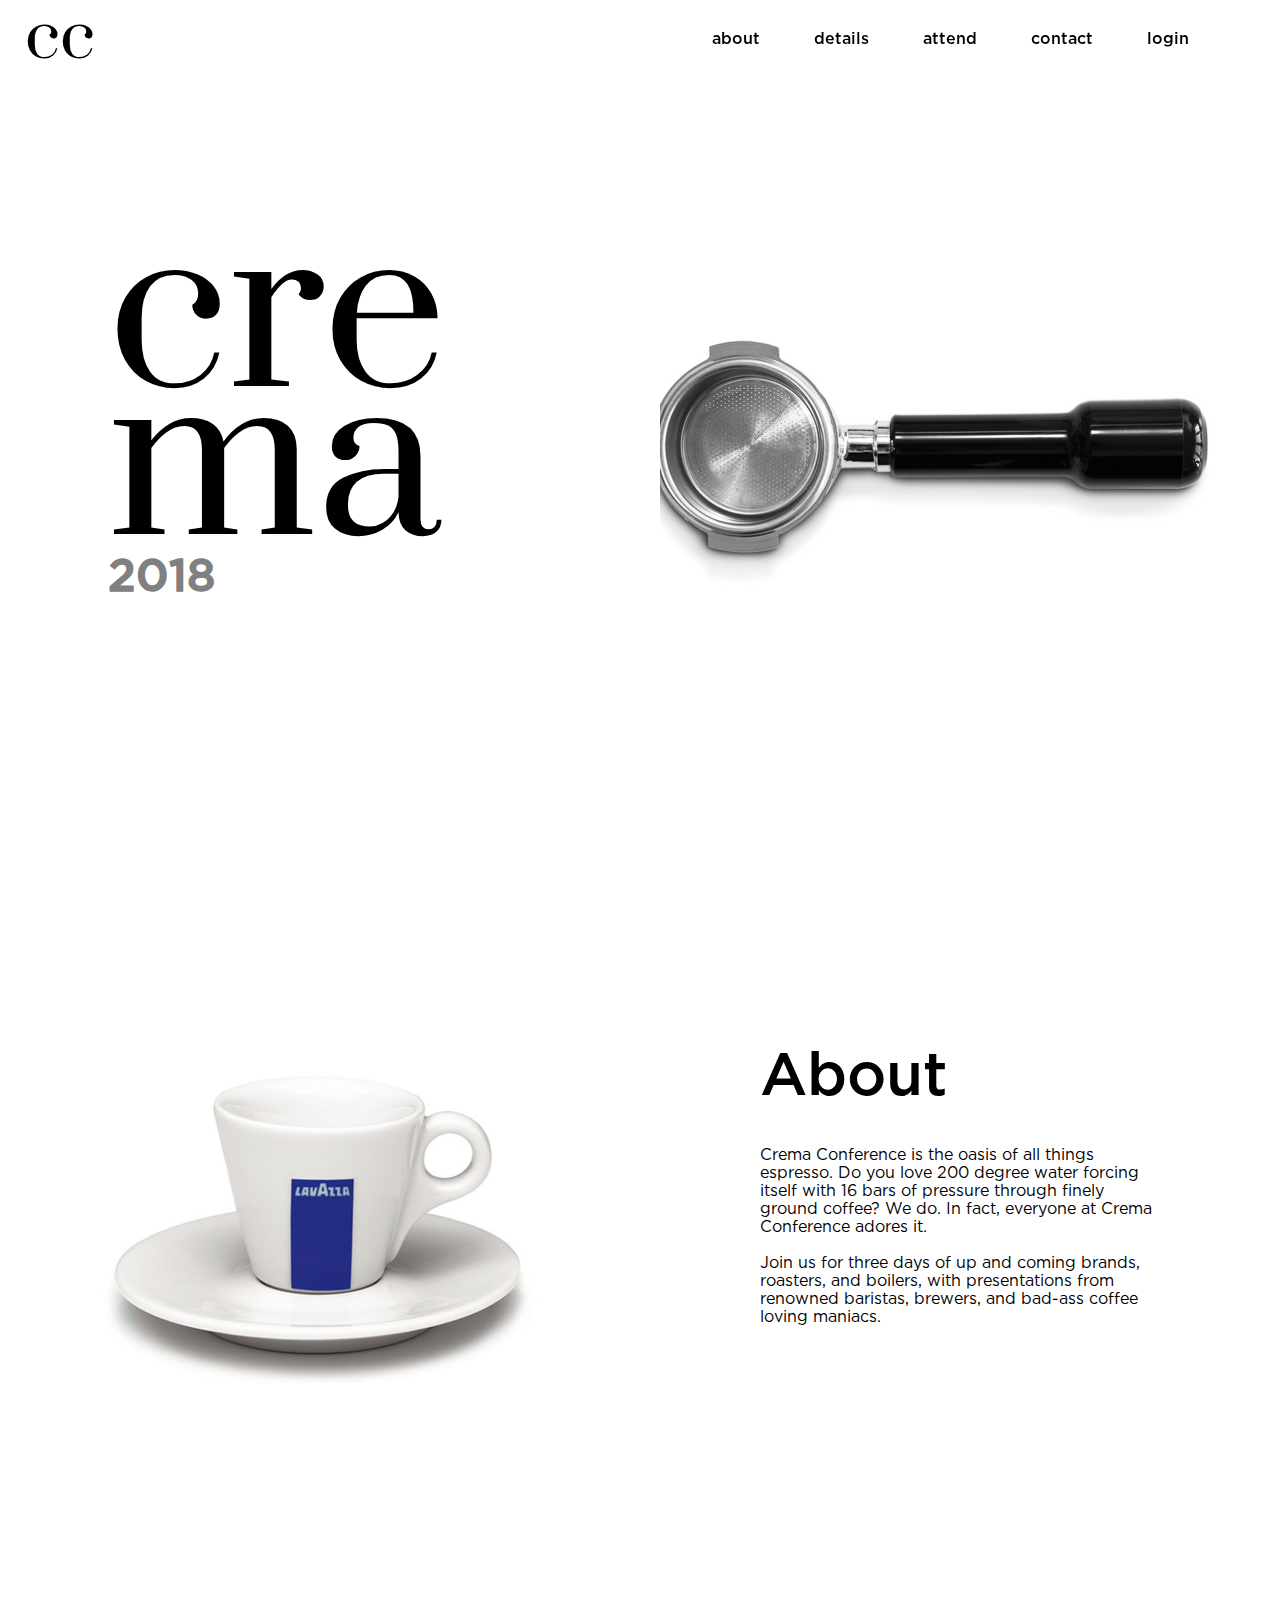
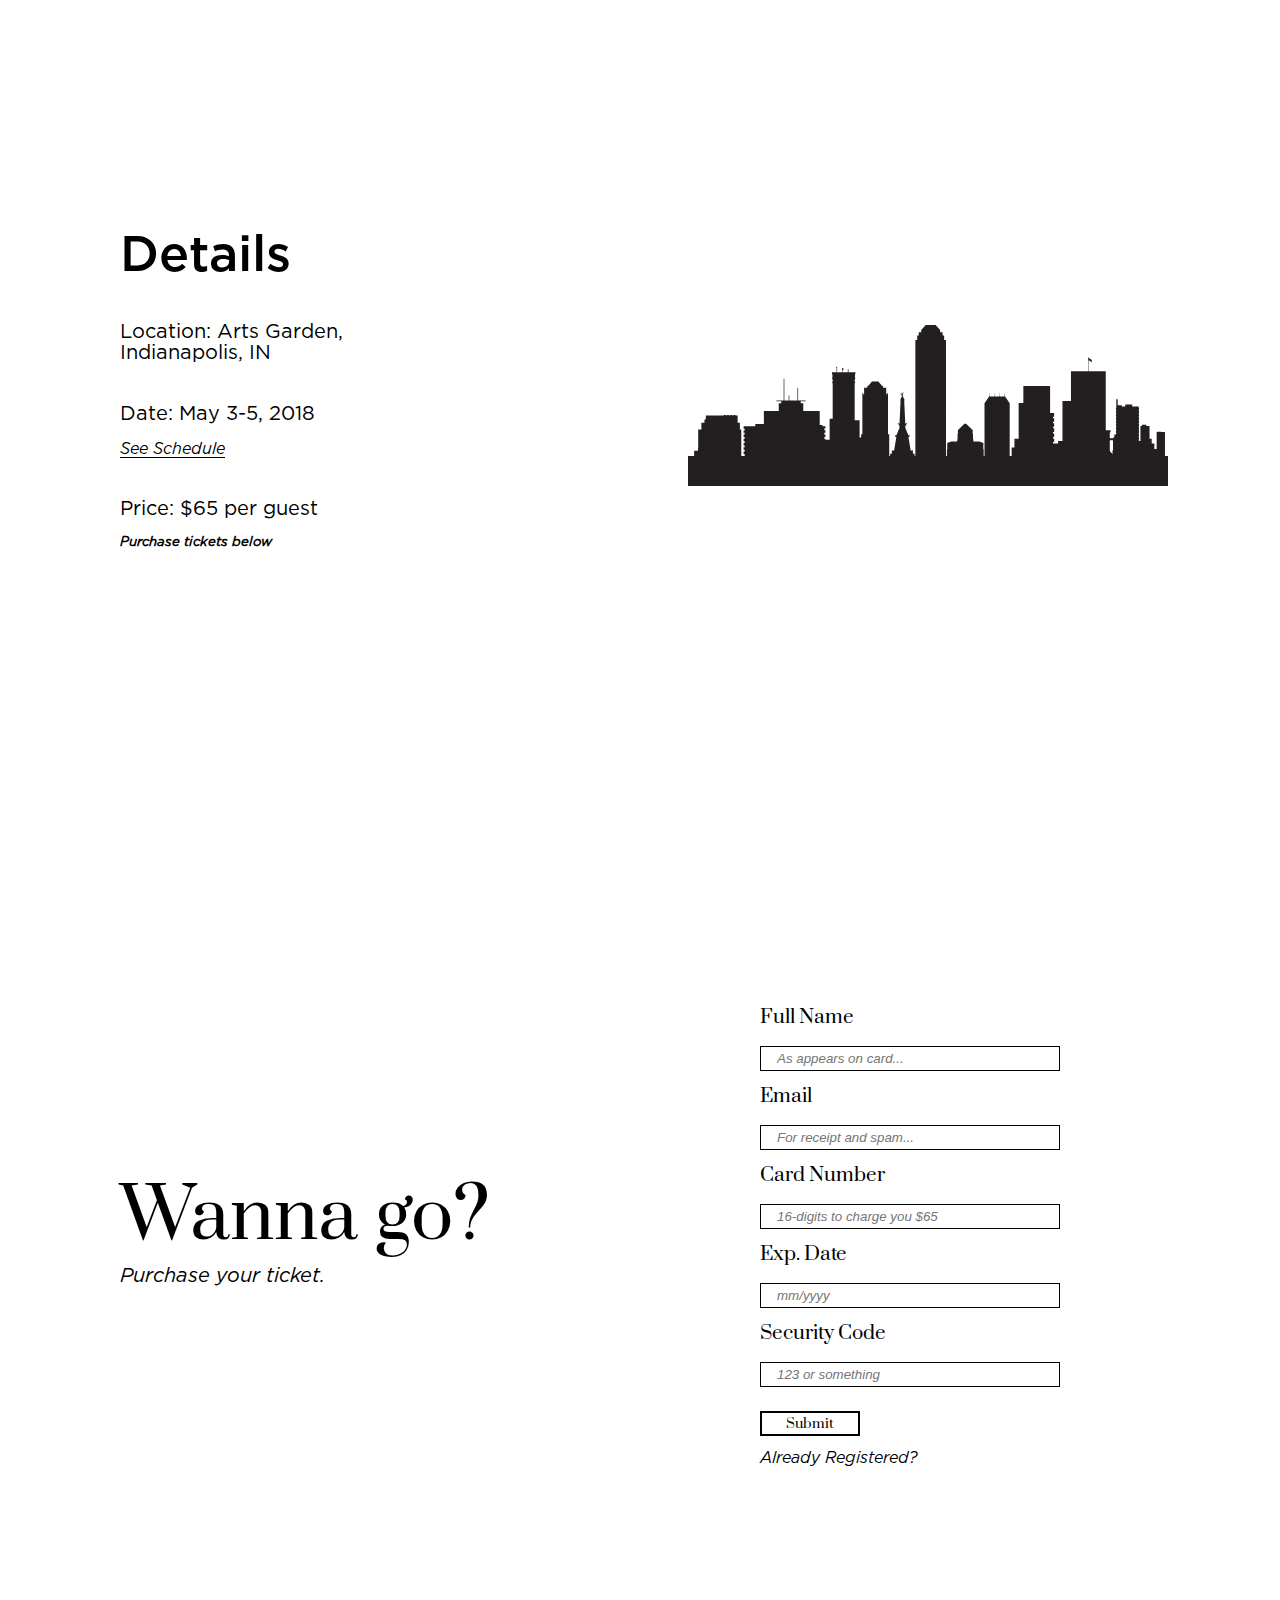
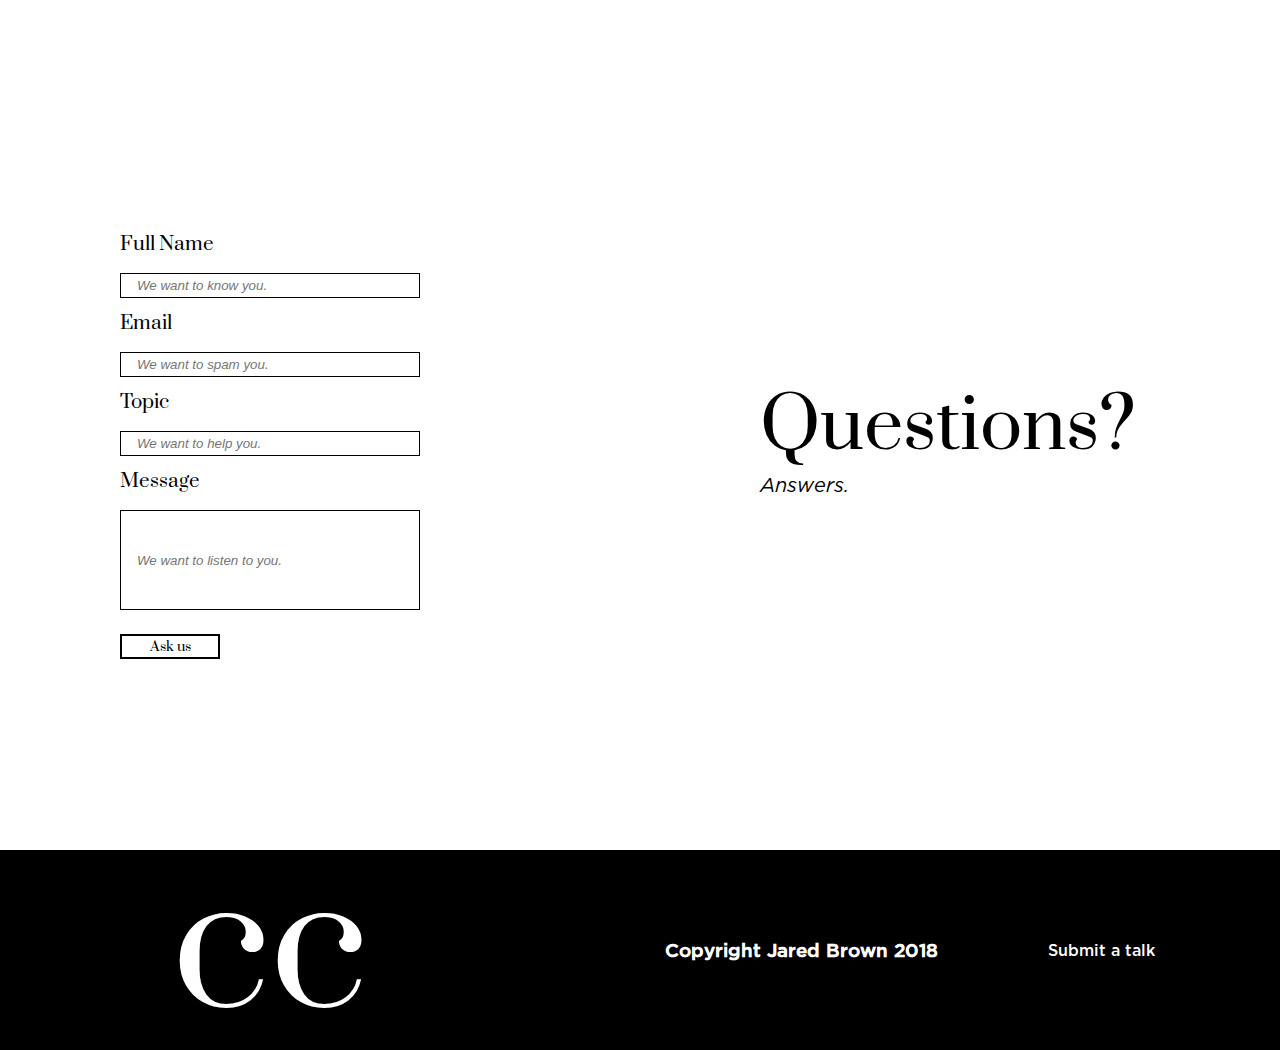
<file: index.html>
<html>

<head>
    <meta charset="utf-8">
    <title>Crema 2018</title>
    <link rel="stylesheet" href="css/styles.css" type="text/css">
    <script type="text/javascript" src="lib/vue.js"></script>
</head>

<body>

    <!--NAVBAR-->
<section class="nav-bar">
    <div class="nav-logo">
        <h1 class="logo prata">cc</h1>
    </div>
    <div class="nav-spacer"></div>
    <div class="nav-btns">
    <!--<a href="#homeSection" id="home">home</a>-->
    <a href="#aboutSection" id="about">about</a>
    <a href="#detailsSection" id="details">details</a>
    <a href="#attendSection" id="attend">attend</a>
    <a href="#contactSection" id="contact">contact</a>
        <div class="signIn"><h5>login</h5></div>
    </div>
</section>

    <!--WRAPPER-->
<section class="wrapper">

    <!--HOME-->
<section id="homeSection" class="box-one">
    <div class="home-left-box">
        <h1 class="prata CRE">cre</h1>
        <h1 class="prata MA">ma</h1>
        <h3 class="medium year">2018</h3>
    </div>
</section>
<section class="box-two">
    <div class="home-right-box"></div>
    <!--<img src="assets/img/porta.jpg" alt="portafilter" width="100%">-->
</section>

    <!--ABOUT-->
<section id="aboutSection" class="box-three">
    <div class="about-left-box">
        <img src="assets/img/lavazza.jpg" alt="lavazza espresso" width="100%">
    </div>
</section>
<section class="box-four">
    <div class="about-right-box">
        <h1 class="medium">About</h1>
        <p class="book">Crema Conference is the oasis of all things espresso. Do you love 200 degree water forcing itself with 16 bars of pressure through finely ground coffee? We do. In fact, everyone at Crema Conference adores it. <br> <br>
            Join us for three days of up and coming brands, roasters, and boilers, with presentations from renowned baristas, brewers, and bad-ass coffee loving maniacs.</p>
    </div>
</section>

    <!--DETAILS-->
<section id="detailsSection" class="box-five">
    <div class="details-left-box">
    <h1 class="medium">Details</h1>
        <h3 class="book"><b>Location:</b> Arts Garden,<br>
            Indianapolis, IN</h3>
        <h3 class="book"><b>Date:</b> May 3-5, 2018</h3>
        <a href="schedule.html" class="book-italic">See Schedule</a>
        <h3 class="book"><b>Price:</b> $65 per guest</h3>
        <h5 class="book-italic">Purchase tickets below</h5>
    </div>
</section>
<section class="box-six">
    <div class="details-right-box">
        <img src="assets/img/indy-skyline.svg" alt="skyline">
    </div>
</section>

    <!--TICKETS-->
<section id="attendSection" class="box-seven">
    <div class="tickets-left-box">
        <h1 class="prata">Wanna go?</h1>
        <h3 class="book-italic">Purchase your ticket.</h3>
    </div>
</section>
<section class="box-eight">
    <div class="tickets-right-box">
        <form action="">
            <h3 class="prata">Full Name</h3>
            <input type="text" placeholder="As appears on card...">
            <h3 class="prata">Email</h3>
            <input type="text" placeholder="For receipt and spam...">
            <h3 class="prata">Card Number</h3>
            <input type="text" placeholder="16-digits to charge you $65">
            <h3 class="prata">Exp. Date</h3>
            <input type="text" placeholder="mm/yyyy">
            <h3 class="prata">Security Code</h3>
            <input type="text" placeholder="123 or something">
        </form>
        <button class="ticket-submit">Submit</button>
        <a href="login.html" class="book-italic">Already Registered?</a>
    </div>
</section>

    <!--CONTACT-->
<section id="contactSection" class="box-nine">
    <div class="contact-left-box">
        <form action="">
            <h3 class="prata">Full Name</h3>
            <input type="text" placeholder="We want to know you.">
            <h3 class="prata">Email</h3>
            <input type="text" placeholder="We want to spam you.">
            <h3 class="prata">Topic</h3>
            <input type="text" placeholder="We want to help you.">
            <h3 class="prata">Message</h3>
            <input class="message-box" type="text" placeholder="We want to listen to you.">
        </form>
        <button class="ticket-submit">Ask us</button>
    </div>
</section>
<section class="box-ten">
    <div class="contact-right-box">
        <h1 class="prata">Questions?</h1>
        <h3 class="book-italic">Answers.</h3>
    </div>
</section>

</section>

    <!--FOOTER-->
<section class="footer">
    <div class="footer-left-box">
        <h1 class="prata">cc</h1>
    </div>
    <div class="footer-right-box">
        <h3 class="medium">Copyright Jared Brown 2018</h3>
        <a href="submit.html" class="medium">Submit a talk</a>
    </div>
</section>

<script src="lib/jquery-3.2.1.min.js" type="text/javascript"></script>
<script src="js/modal-maker-1.0.0.js" type="text/javascript"></script>
<script src="js/app.js" type="text/javascript"></script>
</body>

</html>
</file>
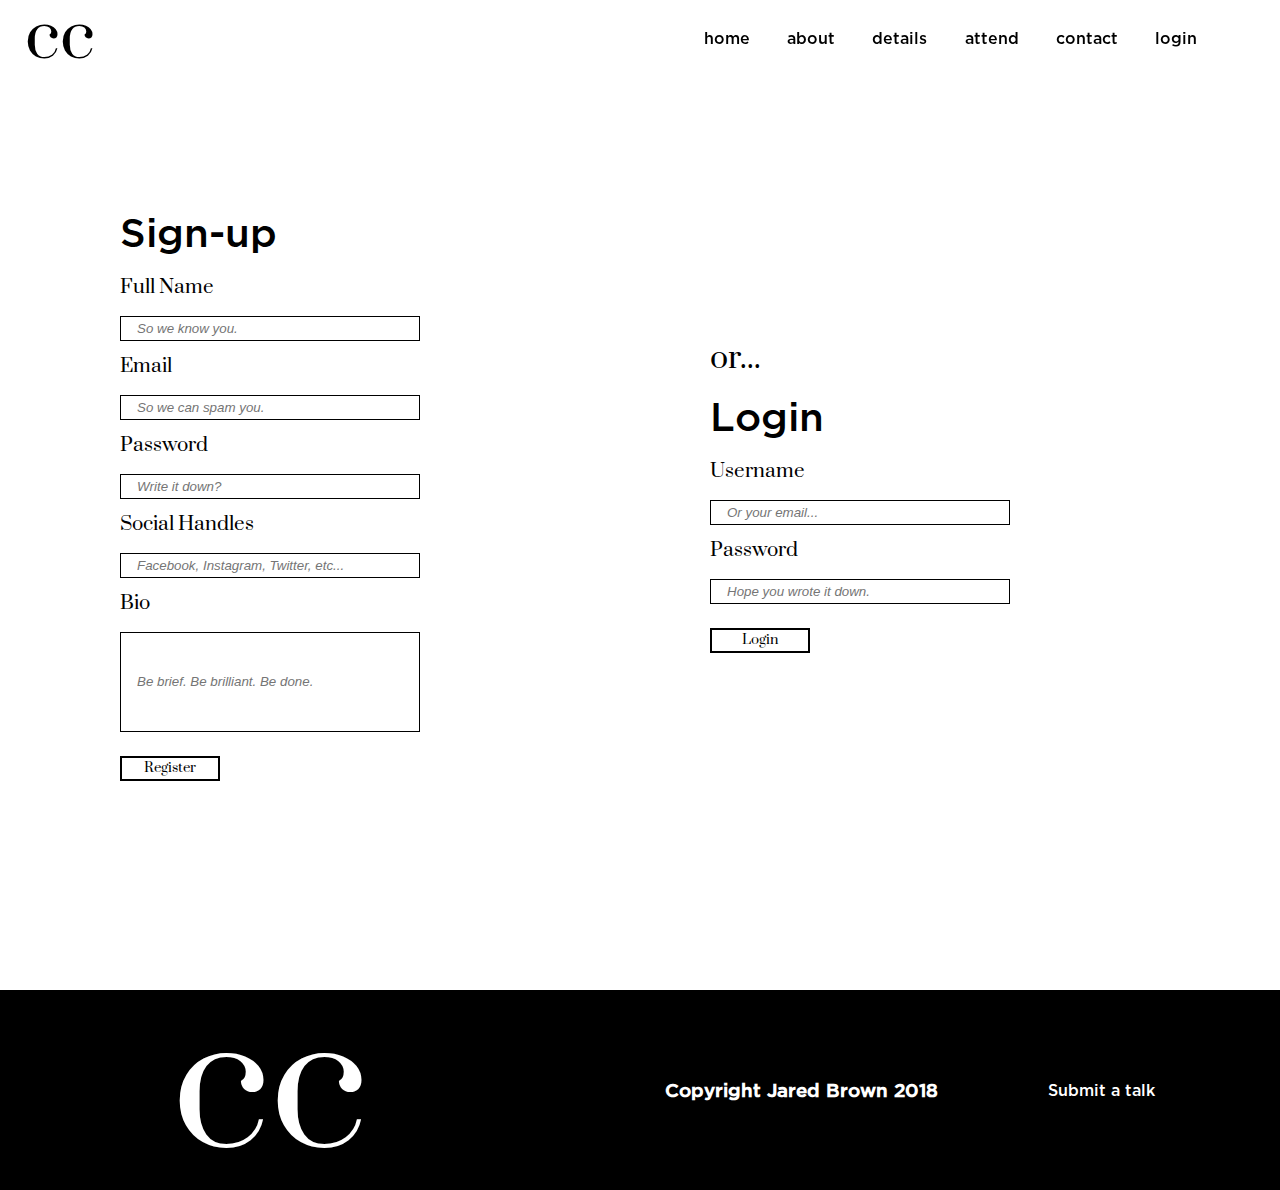
<file: login.html>
<html>

<head>
    <meta charset="utf-8">
    <title>Login</title>
    <link rel="stylesheet" href="css/styles.css" type="text/css">
    <script type="text/javascript" src="lib/vue.js"></script>
</head>

<body>

<!--NAVBAR-->
<section class="nav-bar">
    <div class="nav-logo">
        <h1 class="logo prata">cc</h1>
    </div>
    <div class="nav-spacer"></div>
    <div class="nav-btns">
        <a href="index.html">home</a>
        <a href="index.html">about</a>
        <a href="index.html">details</a>
        <a href="index.html">attend</a>
        <a href="index.html">contact</a>
        <a href="login.html">login</a>
    </div>
</section>

<!--WRAPPER-->
<section class="login-wrapper">
<section class="login-box-one">
    <div class="contact-left-box">
        <h1 class="medium regTitle">Sign-up</h1>
        <form action="">
            <h3 class="prata">Full Name</h3>
            <input type="text" placeholder="So we know you.">
            <h3 class="prata">Email</h3>
            <input type="email" placeholder="So we can spam you.">
            <h3 class="prata">Password</h3>
            <input type="password" placeholder="Write it down?">
            <h3 class="prata">Social Handles</h3>
            <input type="text" placeholder="Facebook, Instagram, Twitter, etc...">
            <h3 class="prata">Bio</h3>
            <input class="message-box" type="text" placeholder="Be brief. Be brilliant. Be done.">
        </form>
        <button class="ticket-submit">Register</button>
    </div>
</section>
<section class="login-box-two">
    <div class="login-right-box">
        <div class="contact-left-box">
            <h1 class="prata orTitle">or...</h1>
            <h1 class="medium regTitle">Login</h1>
            <form action="">
                <h3 class="prata">Username</h3>
                <input type="text" placeholder="Or your email...">
                <h3 class="prata">Password</h3>
                <input type="password" placeholder="Hope you wrote it down.">
            </form>
            <button class="ticket-submit">Login</button>
        </div>
    </div>
</section>
</section>

<!--FOOTER-->
<section class="footer">
    <div class="footer-left-box">
        <h1 class="prata">cc</h1>
    </div>
    <div class="footer-right-box">
        <h3 class="medium">Copyright Jared Brown 2018</h3>
        <a href="submit.html" class="medium">Submit a talk</a>
    </div>
</section>

<script src="lib/jquery-3.2.1.min.js" type="text/javascript"></script>
<script src="js/app.js" type="text/javascript"></script>
</body>

</html>
</file>
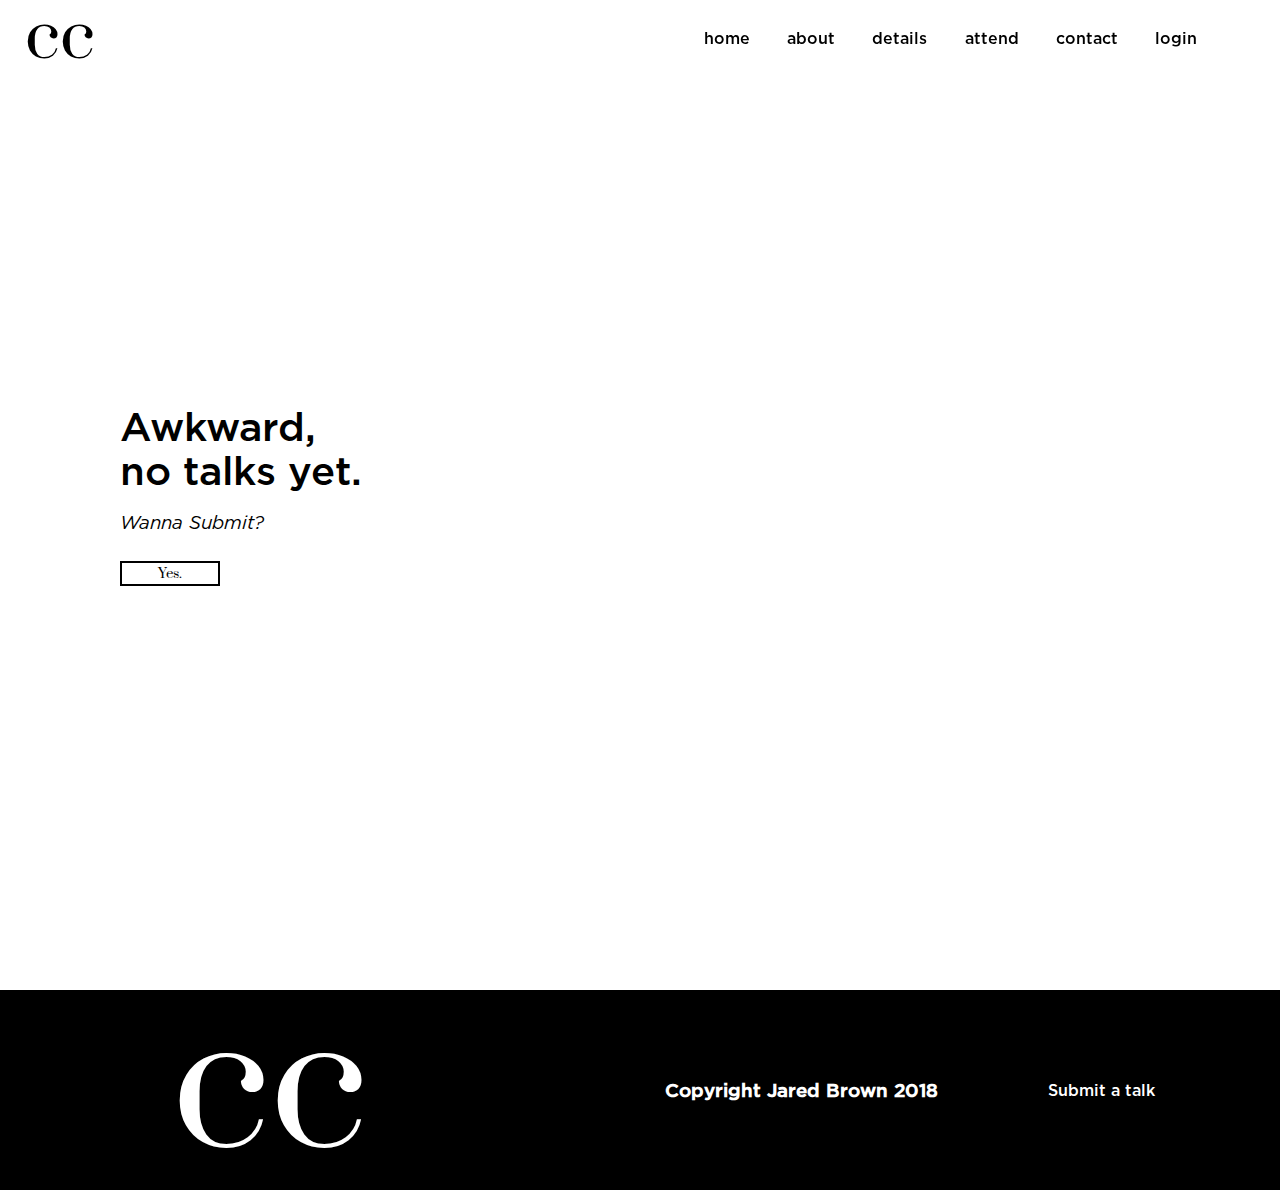
<file: schedule.html>
<html>

<head>
    <meta charset="utf-8">
    <title>Login</title>
    <link rel="stylesheet" href="css/styles.css" type="text/css">
    <script type="text/javascript" src="lib/vue.js"></script>
</head>

<body>

<!--NAVBAR-->
<section class="nav-bar">
    <div class="nav-logo">
        <h1 class="logo prata">cc</h1>
    </div>
    <div class="nav-spacer"></div>
    <div class="nav-btns">
        <a href="index.html">home</a>
        <a href="index.html">about</a>
        <a href="index.html">details</a>
        <a href="index.html">attend</a>
        <a href="index.html">contact</a>
        <a href="login.html">login</a>
    </div>
</section>

<!--WRAPPER-->
<section class="login-wrapper">
    <section class="login-box-one">
        <div class="contact-left-box">
            <h1 class="medium regTitle">Awkward,  <br>no talks yet.</h1>
            <h3 class="book-italic">Wanna Submit?</h3>
            <button class="ticket-submit"><a href="submit.html">Yes.</a></button>
        </div>
    </section>
</section>

<!--FOOTER-->
<section class="footer">
    <div class="footer-left-box">
        <h1 class="prata">cc</h1>
    </div>
    <div class="footer-right-box">
        <h3 class="medium">Copyright Jared Brown 2018</h3>
        <a href="submit.html" class="medium">Submit a talk</a>
    </div>
</section>

<script src="lib/jquery-3.2.1.min.js" type="text/javascript"></script>
<script src="js/app.js" type="text/javascript"></script>
</body>

</html>
</file>
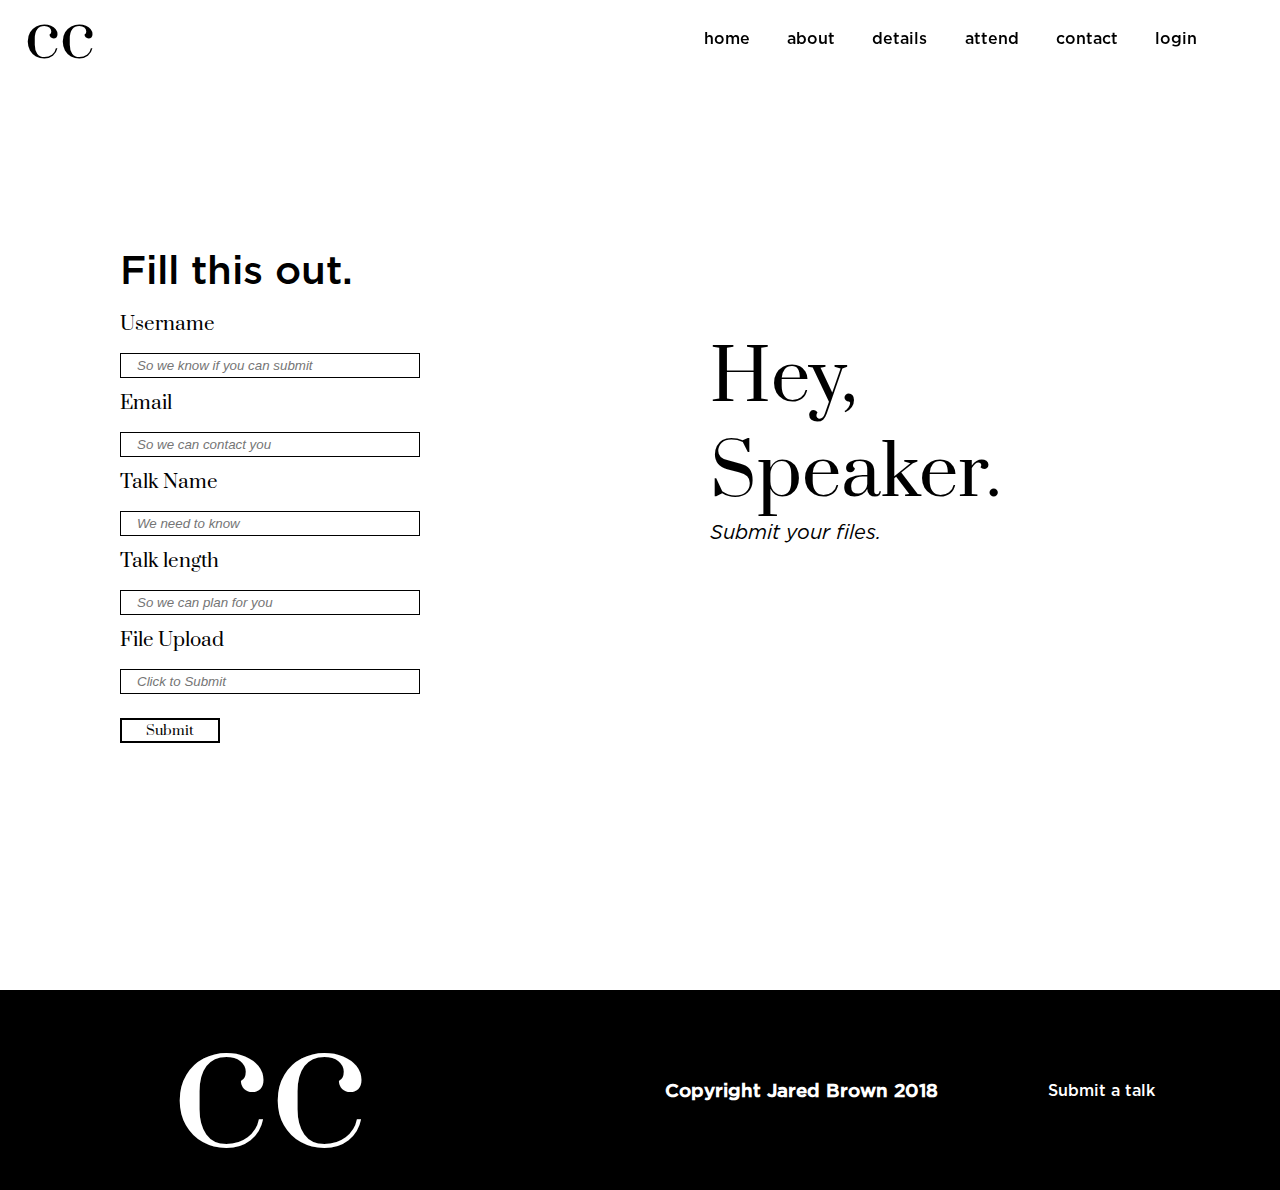
<file: submit.html>
<html>

<head>
    <meta charset="utf-8">
    <title>Submit Talk</title>
    <link rel="stylesheet" href="css/styles.css" type="text/css">
    <script type="text/javascript" src="lib/vue.js"></script>
</head>

<body>

<!--NAVBAR-->
<section class="nav-bar">
    <div class="nav-logo">
        <h1 class="logo prata">cc</h1>
    </div>
    <div class="nav-spacer"></div>
    <div class="nav-btns">
        <a href="index.html">home</a>
        <a href="index.html">about</a>
        <a href="index.html">details</a>
        <a href="index.html">attend</a>
        <a href="index.html">contact</a>
        <a href="login.html">login</a>
    </div>
</section>

<!--WRAPPER-->
<section class="login-wrapper">
    <section class="login-box-one">
        <div class="contact-left-box">
            <h1 class="medium regTitle">Fill this out.</h1>
            <form action="">
                <h3 class="prata">Username</h3>
                <input type="text" placeholder="So we know if you can submit">
                <h3 class="prata">Email</h3>
                <input type="email" placeholder="So we can contact you">
                <h3 class="prata">Talk Name</h3>
                <input type="text" placeholder="We need to know">
                <h3 class="prata">Talk length</h3>
                <input type="password" placeholder="So we can plan for you">
                <h3 class="prata">File Upload</h3>
                <input type="password" placeholder="Click to Submit">
            </form>
            <button class="ticket-submit">Submit</button>
        </div>
    </section>
    <section class="login-box-two">
        <div class="login-right-box">
            <div class="contact-right-box">
                <h1 class="prata">Hey, Speaker.</h1>
                <h3 class="book-italic">Submit your files.</h3>
            </div>
        </div>
    </section>
</section>

<!--FOOTER-->
<section class="footer">
    <div class="footer-left-box">
        <h1 class="prata">cc</h1>
    </div>
    <div class="footer-right-box">
        <h3 class="medium">Copyright Jared Brown 2018</h3>
        <a href="submit.html" class="medium">Submit a talk</a>
    </div>
</section>

<script src="lib/jquery-3.2.1.min.js" type="text/javascript"></script>
<script src="js/app.js" type="text/javascript"></script>
</body>

</html>
</file>
<file: css/styles.css>
* {
  padding: 0;
  margin: 0; }

html, body {
  padding: 0px; }

h1, h2, h3, h4, h5, h6, p {
  margin-bottom: 16px;
  font-family: Helvetica; }

.book {
  font-family: book; }

.book-italic {
  font-family: book-italic; }

.medium {
  font-family: medium; }

.prata {
  font-family: prata; }

.didot {
  font-family: didot; }

@font-face {
  font-family: book;
  src: url("../assets/fonts/gotham-book.otf") format("opentype"); }

@font-face {
  font-family: book-italic;
  src: url("../assets/fonts/gotham-book-italic.otf") format("opentype"); }

@font-face {
  font-family: medium;
  src: url("../assets/fonts/gotham-medium.otf") format("opentype"); }

@font-face {
  font-family: prata;
  src: url("../assets/fonts/prata.ttf") format("opentype"); }

@font-face {
  font-family: didot;
  src: url("../assets/fonts/Didot.ttc") format("opentype"); }

body {
  height: 100%;
  width: 100%; }

.wrapper {
  display: grid;
  min-height: 450%;
  grid-template-columns: repeat(2, 1fr);
  grid-template-rows: repeat(5, 1fr); }

.login-wrapper {
  display: grid;
  min-height: 110%;
  grid-template-columns: repeat(2, 1fr);
  grid-template-rows: repeat(1, 1fr); }

.nav-bar {
  width: 100%;
  background-color: white;
  min-height: 75px;
  position: fixed;
  top: 0;
  display: -webkit-box;
  display: -ms-flexbox;
  display: flex; }

.box-one {
  grid-row: 1;
  grid-column: 1;
  display: -webkit-box;
  display: -ms-flexbox;
  display: flex;
  -webkit-box-align: center;
  -ms-flex-align: center;
  align-items: center;
  -webkit-box-pack: center;
  -ms-flex-pack: center;
  justify-content: center; }

.box-two {
  grid-row: 1;
  grid-column: 2;
  display: -webkit-box;
  display: -ms-flexbox;
  display: flex;
  -webkit-box-align: center;
  -ms-flex-align: center;
  align-items: center;
  -webkit-box-pack: center;
  -ms-flex-pack: center;
  justify-content: center; }

.box-three {
  grid-row: 2;
  grid-column: 1;
  display: -webkit-box;
  display: -ms-flexbox;
  display: flex;
  -webkit-box-align: center;
  -ms-flex-align: center;
  align-items: center;
  -webkit-box-pack: center;
  -ms-flex-pack: center;
  justify-content: center; }

.box-four {
  grid-row: 2;
  grid-column: 2;
  display: -webkit-box;
  display: -ms-flexbox;
  display: flex;
  -webkit-box-align: center;
  -ms-flex-align: center;
  align-items: center;
  -webkit-box-pack: center;
  -ms-flex-pack: center;
  justify-content: center; }

.box-five {
  grid-row: 3;
  grid-column: 1;
  display: -webkit-box;
  display: -ms-flexbox;
  display: flex;
  -webkit-box-align: center;
  -ms-flex-align: center;
  align-items: center;
  -webkit-box-pack: center;
  -ms-flex-pack: center;
  justify-content: center; }

.box-six {
  grid-row: 3;
  grid-column: 2;
  display: -webkit-box;
  display: -ms-flexbox;
  display: flex;
  -webkit-box-align: center;
  -ms-flex-align: center;
  align-items: center;
  -webkit-box-pack: center;
  -ms-flex-pack: center;
  justify-content: center; }
  .box-six img {
    margin-top: 100px; }

.box-seven {
  grid-row: 4;
  grid-column: 1;
  display: -webkit-box;
  display: -ms-flexbox;
  display: flex;
  -webkit-box-align: center;
  -ms-flex-align: center;
  align-items: center;
  -webkit-box-pack: center;
  -ms-flex-pack: center;
  justify-content: center; }

.box-eight {
  grid-row: 4;
  grid-column: 2;
  display: -webkit-box;
  display: -ms-flexbox;
  display: flex;
  -webkit-box-align: center;
  -ms-flex-align: center;
  align-items: center;
  -webkit-box-pack: center;
  -ms-flex-pack: center;
  justify-content: center; }

.box-nine {
  grid-row: 5;
  grid-column: 1;
  display: -webkit-box;
  display: -ms-flexbox;
  display: flex;
  -webkit-box-align: center;
  -ms-flex-align: center;
  align-items: center;
  -webkit-box-pack: center;
  -ms-flex-pack: center;
  justify-content: center; }

.box-ten {
  grid-row: 5;
  grid-column: 2;
  display: -webkit-box;
  display: -ms-flexbox;
  display: flex;
  -webkit-box-align: center;
  -ms-flex-align: center;
  align-items: center;
  -webkit-box-pack: center;
  -ms-flex-pack: center;
  justify-content: center; }

.login-box-one {
  grid-row: 1;
  grid-column: 1;
  display: -webkit-box;
  display: -ms-flexbox;
  display: flex;
  -webkit-box-align: center;
  -ms-flex-align: center;
  align-items: center;
  -webkit-box-pack: center;
  -ms-flex-pack: center;
  justify-content: center; }

.login-box-two {
  grid-row: 1;
  grid-column: 2;
  display: -webkit-box;
  display: -ms-flexbox;
  display: flex;
  -webkit-box-align: center;
  -ms-flex-align: center;
  align-items: center;
  -webkit-box-pack: center;
  -ms-flex-pack: center;
  justify-content: center; }

.footer {
  height: 200px;
  width: 100%;
  background-color: black;
  display: -webkit-box;
  display: -ms-flexbox;
  display: flex;
  -webkit-box-align: center;
  -ms-flex-align: center;
  align-items: center;
  -ms-flex-pack: distribute;
  justify-content: space-around; }
  .footer a {
    text-decoration: none;
    color: white; }

.nav-logo {
  margin-left: 25px;
  height: 75px;
  width: 10%;
  display: -webkit-box;
  display: -ms-flexbox;
  display: flex;
  -webkit-box-align: center;
  -ms-flex-align: center;
  align-items: center;
  -webkit-box-pack: center;
  -ms-flex-pack: center;
  justify-content: center; }
  .nav-logo .logo {
    font-size: 4em;
    font-weight: 100;
    margin-bottom: 0px; }

.nav-spacer {
  height: 75px;
  width: 100%; }

.signIn {
  cursor: pointer; }
  .signIn h5 {
    margin-bottom: 0px;
    color: black;
    font-family: medium;
    font-size: 16px;
    font-weight: 100; }

.nav-btns {
  margin-right: 5%;
  height: 75px;
  width: 90%;
  display: -webkit-box;
  display: -ms-flexbox;
  display: flex;
  -webkit-box-align: center;
  -ms-flex-align: center;
  align-items: center;
  -ms-flex-pack: distribute;
  justify-content: space-around; }
  .nav-btns a {
    text-decoration: none;
    color: black;
    font-family: medium;
    font-size: 16px; }

.modal {
  position: fixed;
  z-index: 99;
  top: 0;
  right: 0;
  bottom: 0;
  left: 0;
  display: -webkit-box;
  display: -ms-flexbox;
  display: flex; }

.clickDiv {
  position: fixed;
  background-color: rgba(147, 147, 147, 0.51);
  top: 0;
  right: 0;
  bottom: 0;
  left: 0; }

.formHolder {
  position: relative;
  padding: 50px;
  border-radius: 5px;
  min-height: 100px;
  min-width: 100px;
  background-color: #fff;
  margin: auto;
  display: -webkit-box;
  display: -ms-flexbox;
  display: flex;
  -webkit-box-orient: vertical;
  -webkit-box-direction: normal;
  -ms-flex-direction: column;
  flex-direction: column;
  -webkit-box-align: center;
  -ms-flex-align: center;
  align-items: center;
  -ms-flex-pack: distribute;
  justify-content: space-around; }
  .formHolder h1 {
    text-align: center; }
  .formHolder form label {
    display: block;
    margin-bottom: 7px; }
  .formHolder form input {
    display: block;
    height: 40px;
    width: 300px;
    margin-bottom: 40px;
    font-size: 100%;
    padding-left: 6px;
    border-radius: 6px;
    border: 1px solid black; }
  .formHolder form .signInSubmit {
    width: 150px;
    background-color: black;
    color: white;
    padding: 14px;
    border-radius: 5px;
    text-align: center;
    margin: 0 auto;
    cursor: pointer; }
  .formHolder .closeBtn {
    position: absolute;
    top: 16px;
    right: 16px;
    font-size: 18px;
    cursor: pointer; }

.home-left-box {
  width: 500px;
  height: 500px;
  margin-top: 25px;
  margin-left: 75px; }
  .home-left-box .CRE {
    font-size: 220px;
    margin-bottom: -150px;
    font-weight: 100; }
  .home-left-box .MA {
    font-size: 220px;
    font-weight: 100; }
  .home-left-box .year {
    font-size: 45px;
    margin-top: -80px;
    color: gray; }

.home-right-box {
  width: 600px;
  height: 450px;
  background-image: url("../assets/img/porta.jpg");
  background-attachment: fixed;
  background-position: right;
  background-repeat: no-repeat;
  overflow: hidden; }

.about-left-box {
  height: 500px;
  width: 500px; }

.about-right-box {
  height: 350px;
  width: 400px;
  background-color: white; }
  .about-right-box h1 {
    font-size: 60px;
    font-weight: 100;
    margin-bottom: 10%; }

.details-left-box {
  height: 400px;
  width: 400px;
  background-color: white; }
  .details-left-box h1 {
    font-size: 50px;
    font-weight: 100;
    margin-bottom: 10%; }
  .details-left-box h3 {
    margin-top: 10%;
    font-size: 20px;
    font-weight: 100; }
  .details-left-box a {
    text-decoration: none;
    color: black;
    border-bottom: 1px solid black; }

.details-right-box {
  height: 400px;
  width: 75%;
  background-color: white;
  margin-right: 10%; }

.tickets-left-box {
  height: 400px;
  width: 400px;
  background-color: white;
  display: -webkit-box;
  display: -ms-flexbox;
  display: flex;
  -webkit-box-pack: center;
  -ms-flex-pack: center;
  justify-content: center;
  -webkit-box-orient: vertical;
  -webkit-box-direction: normal;
  -ms-flex-direction: column;
  flex-direction: column; }
  .tickets-left-box h1 {
    font-size: 70px;
    font-weight: 100;
    margin-bottom: 0px; }
  .tickets-left-box h3 {
    font-size: 20px;
    font-weight: 100; }

.tickets-right-box {
  height: 500px;
  width: 400px;
  background-color: white;
  display: -webkit-box;
  display: -ms-flexbox;
  display: flex;
  -webkit-box-pack: center;
  -ms-flex-pack: center;
  justify-content: center;
  -webkit-box-orient: vertical;
  -webkit-box-direction: normal;
  -ms-flex-direction: column;
  flex-direction: column; }
  .tickets-right-box h3 {
    font-weight: 100; }
  .tickets-right-box input {
    padding-left: 16px;
    height: 25px;
    width: 300px;
    border: 1.5px solid black;
    margin-bottom: 12px;
    font-style: italic; }
  .tickets-right-box button {
    width: 100px;
    height: 25px;
    border: 2px solid black;
    background-color: transparent;
    font-family: prata;
    margin-top: 12px; }
  .tickets-right-box a {
    margin-top: 12px;
    text-decoration: none;
    color: black; }

.contact-right-box {
  height: 400px;
  width: 400px;
  background-color: white;
  display: -webkit-box;
  display: -ms-flexbox;
  display: flex;
  -webkit-box-pack: center;
  -ms-flex-pack: center;
  justify-content: center;
  -webkit-box-orient: vertical;
  -webkit-box-direction: normal;
  -ms-flex-direction: column;
  flex-direction: column; }
  .contact-right-box h1 {
    font-size: 70px;
    font-weight: 100;
    margin-bottom: 0px; }
  .contact-right-box h3 {
    font-size: 20px;
    font-weight: 100; }

.contact-left-box {
  min-height: 500px;
  width: 400px;
  background-color: white;
  display: -webkit-box;
  display: -ms-flexbox;
  display: flex;
  -webkit-box-pack: center;
  -ms-flex-pack: center;
  justify-content: center;
  -webkit-box-orient: vertical;
  -webkit-box-direction: normal;
  -ms-flex-direction: column;
  flex-direction: column; }
  .contact-left-box h3 {
    font-weight: 100; }
  .contact-left-box input {
    padding-left: 16px;
    height: 25px;
    width: 300px;
    border: 1.5px solid black;
    margin-bottom: 12px;
    font-style: italic; }
  .contact-left-box button {
    width: 100px;
    height: 25px;
    border: 2px solid black;
    background-color: transparent;
    font-family: prata;
    margin-top: 12px; }
    .contact-left-box button a {
      text-decoration: none;
      color: black;
      font-family: prata; }
  .contact-left-box .message-box {
    height: 100px; }
  .contact-left-box h5 {
    margin-top: 12px; }

.login-left-box {
  height: 500px;
  width: 500px; }

.login-right-box {
  height: 500px;
  width: 500px; }

.regTitle {
  font-size: 40px;
  font-weight: 100;
  margin-bottom: 20px; }

.orTitle {
  font-size: 30px;
  font-weight: 100;
  margin-bottom: 15px; }

.footer-left-box {
  height: 100%;
  width: 400px;
  display: -webkit-box;
  display: -ms-flexbox;
  display: flex;
  -webkit-box-align: center;
  -ms-flex-align: center;
  align-items: center;
  -webkit-box-pack: center;
  -ms-flex-pack: center;
  justify-content: center;
  overflow: hidden; }
  .footer-left-box h1 {
    font-size: 180px;
    font-weight: 100;
    color: white;
    margin-bottom: 0;
    padding: 0; }

.footer-right-box {
  height: 100%;
  width: 600px;
  display: -webkit-box;
  display: -ms-flexbox;
  display: flex;
  -ms-flex-wrap: wrap;
  flex-wrap: wrap;
  -webkit-box-align: center;
  -ms-flex-align: center;
  align-items: center;
  -ms-flex-pack: distribute;
  justify-content: space-around;
  color: white; }
  .footer-right-box h3 {
    margin-bottom: 0px; }
</file>
